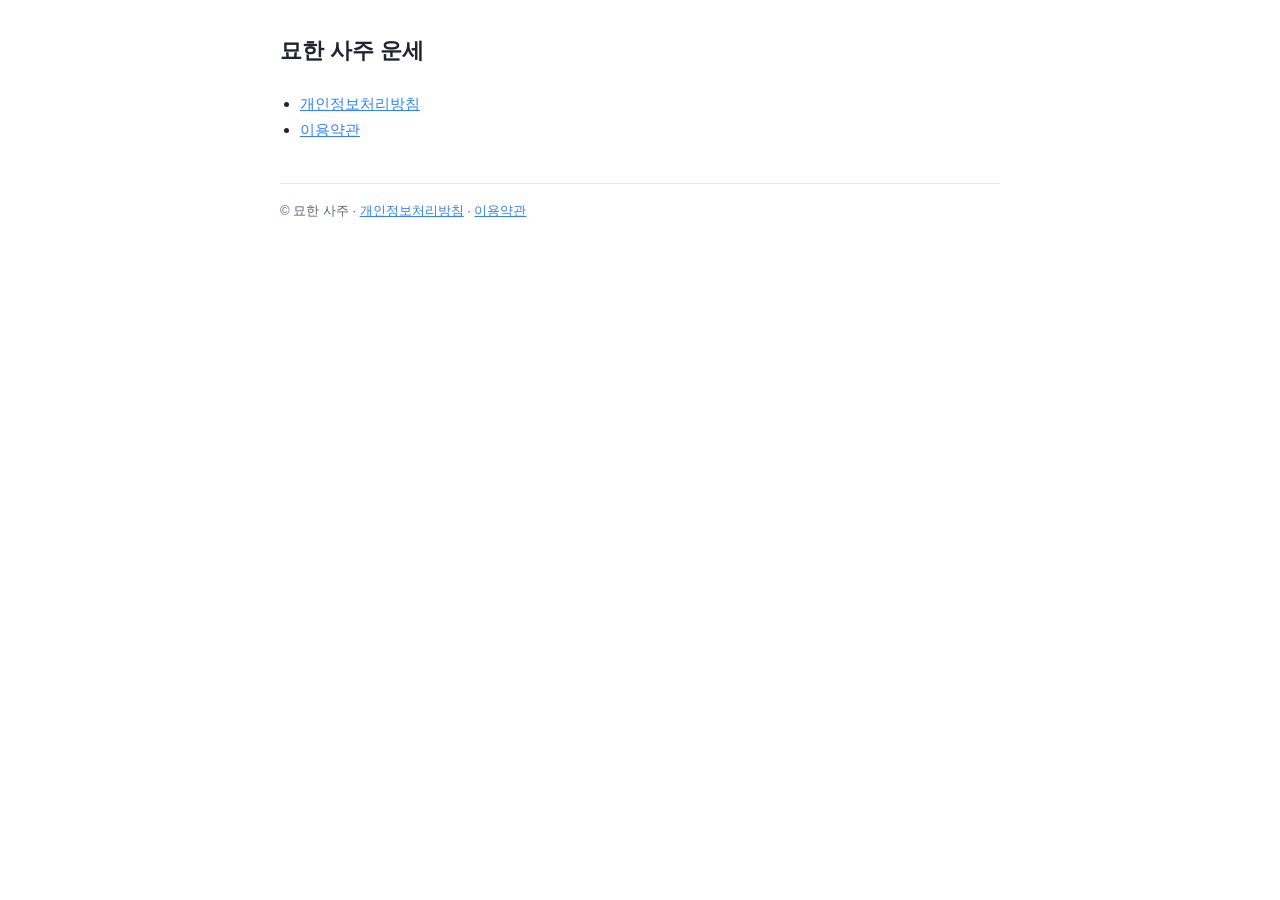
<file: index.html>
<!doctype html>
<html lang="ko">
<head>
<meta charset="utf-8">
<meta name="viewport" content="width=device-width, initial-scale=1">
<title>묘한 사주 안내 · 묘한 사주</title>
<style>
  :root { color-scheme: light; --fg:#1f2430; --muted:#5d6475; --line:#e6e8ee; --bg:#ffffff; --accent:#3182f6; }
  body { margin:0; background:var(--bg); color:var(--fg); font:15px/1.75 -apple-system,BlinkMacSystemFont,"Apple SD Gothic Neo","Noto Sans KR",sans-serif; }
  main { max-width:720px; margin:0 auto; padding:32px 16px 64px; }
  h1 { font-size:22px; margin:0 0 20px; }
  h2 { font-size:17px; margin:28px 0 8px; }
  h3 { font-size:15px; margin:20px 0 6px; }
  p, li { color:var(--fg); }
  ul, ol { padding-left:20px; }
  table { border-collapse:collapse; width:100%; font-size:14px; }
  th, td { border:1px solid var(--line); padding:6px 8px; text-align:left; vertical-align:top; }
  a { color:var(--accent); }
  footer { margin-top:40px; color:var(--muted); font-size:13px; border-top:1px solid var(--line); padding-top:16px; }
</style>
</head>
<body>
<main>
<h1>묘한 사주 운세</h1><ul><li><a href="./privacy.html">개인정보처리방침</a></li><li><a href="./terms.html">이용약관</a></li></ul>
<footer>© 묘한 사주 · <a href="./privacy.html">개인정보처리방침</a> · <a href="./terms.html">이용약관</a></footer>
</main>
</body>
</html>
</file>
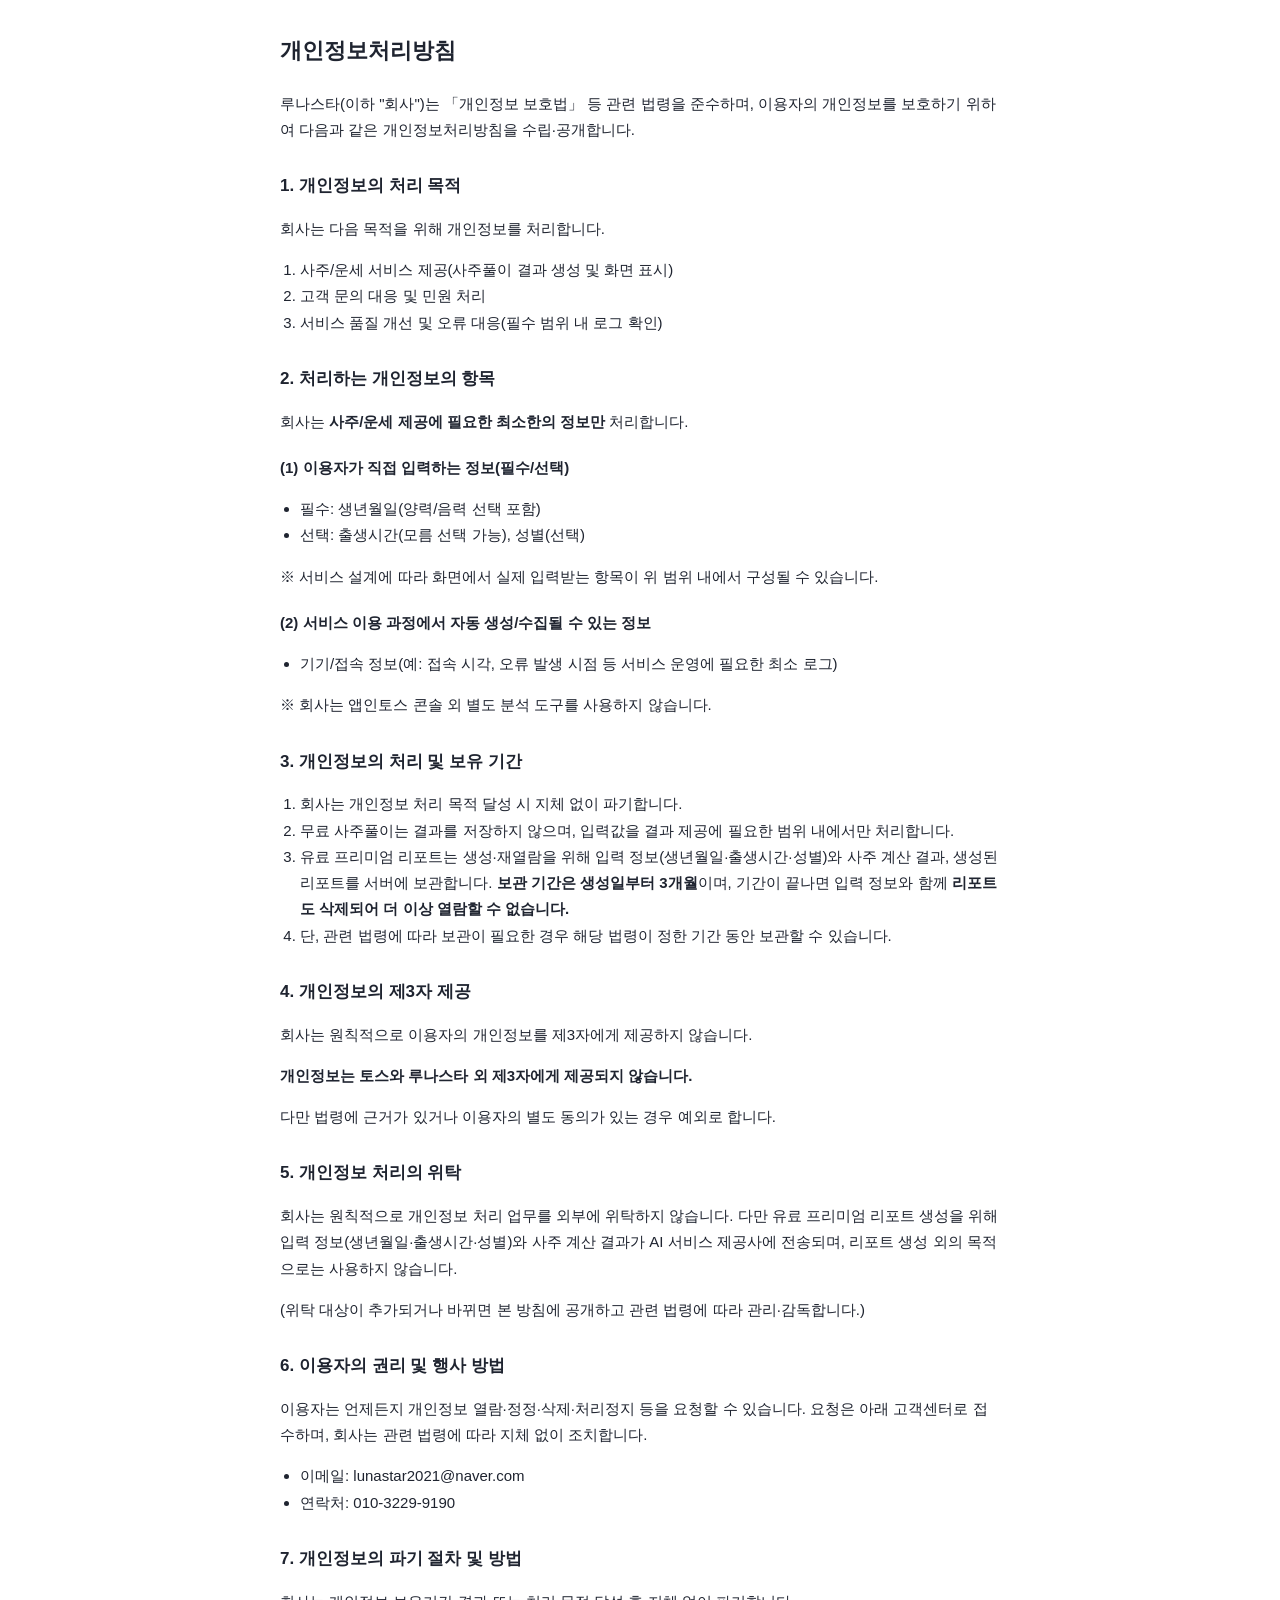
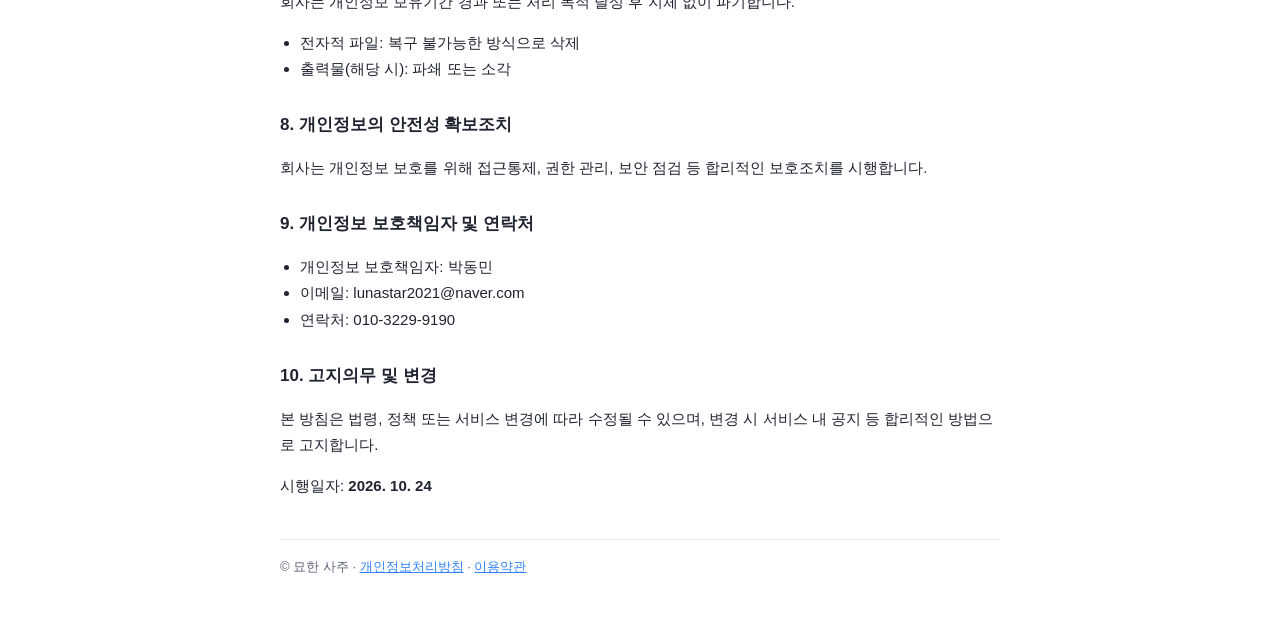
<file: privacy.html>
<!doctype html>
<html lang="ko">
<head>
<meta charset="utf-8">
<meta name="viewport" content="width=device-width, initial-scale=1">
<title>개인정보처리방침 · 묘한 사주</title>
<style>
  :root { color-scheme: light; --fg:#1f2430; --muted:#5d6475; --line:#e6e8ee; --bg:#ffffff; --accent:#3182f6; }
  body { margin:0; background:var(--bg); color:var(--fg); font:15px/1.75 -apple-system,BlinkMacSystemFont,"Apple SD Gothic Neo","Noto Sans KR",sans-serif; }
  main { max-width:720px; margin:0 auto; padding:32px 16px 64px; }
  h1 { font-size:22px; margin:0 0 20px; }
  h2 { font-size:17px; margin:28px 0 8px; }
  h3 { font-size:15px; margin:20px 0 6px; }
  p, li { color:var(--fg); }
  ul, ol { padding-left:20px; }
  table { border-collapse:collapse; width:100%; font-size:14px; }
  th, td { border:1px solid var(--line); padding:6px 8px; text-align:left; vertical-align:top; }
  a { color:var(--accent); }
  footer { margin-top:40px; color:var(--muted); font-size:13px; border-top:1px solid var(--line); padding-top:16px; }
</style>
</head>
<body>
<main>
<h1>개인정보처리방침</h1><p>루나스타(이하 "회사")는 「개인정보 보호법」 등 관련 법령을 준수하며, 이용자의 개인정보를 보호하기 위하여 다음과 같은 개인정보처리방침을 수립·공개합니다.</p><section><h2>1. 개인정보의 처리 목적</h2><p>회사는 다음 목적을 위해 개인정보를 처리합니다.</p><ol><li>사주/운세 서비스 제공(사주풀이 결과 생성 및 화면 표시)</li><li>고객 문의 대응 및 민원 처리</li><li>서비스 품질 개선 및 오류 대응(필수 범위 내 로그 확인)</li></ol></section>
<section><h2>2. 처리하는 개인정보의 항목</h2><p>회사는 <strong>사주/운세 제공에 필요한 최소한의 정보만</strong> 처리합니다.</p><h3>(1) 이용자가 직접 입력하는 정보(필수/선택)</h3><ul><li>필수: 생년월일(양력/음력 선택 포함)</li><li>선택: 출생시간(모름 선택 가능), 성별(선택)</li></ul><p>※ 서비스 설계에 따라 화면에서 실제 입력받는 항목이 위 범위 내에서 구성될 수 있습니다.</p><h3>(2) 서비스 이용 과정에서 자동 생성/수집될 수 있는 정보</h3><ul><li>기기/접속 정보(예: 접속 시각, 오류 발생 시점 등 서비스 운영에 필요한 최소 로그)</li></ul><p>※ 회사는 앱인토스 콘솔 외 별도 분석 도구를 사용하지 않습니다.</p></section>
<section><h2>3. 개인정보의 처리 및 보유 기간</h2><ol><li>회사는 개인정보 처리 목적 달성 시 지체 없이 파기합니다.</li><li>무료 사주풀이는 결과를 저장하지 않으며, 입력값을 결과 제공에 필요한 범위 내에서만 처리합니다.</li><li>유료 프리미엄 리포트는 생성·재열람을 위해 입력 정보(생년월일·출생시간·성별)와 사주 계산 결과, 생성된 리포트를 서버에 보관합니다. <strong>보관 기간은 생성일부터 3개월</strong>이며, 기간이 끝나면 입력 정보와 함께 <strong>리포트도 삭제되어 더 이상 열람할 수 없습니다.</strong></li><li>단, 관련 법령에 따라 보관이 필요한 경우 해당 법령이 정한 기간 동안 보관할 수 있습니다.</li></ol></section>
<section><h2>4. 개인정보의 제3자 제공</h2><p>회사는 원칙적으로 이용자의 개인정보를 제3자에게 제공하지 않습니다.</p><p><strong>개인정보는 토스와 루나스타 외 제3자에게 제공되지 않습니다.</strong></p><p>다만 법령에 근거가 있거나 이용자의 별도 동의가 있는 경우 예외로 합니다.</p></section>
<section><h2>5. 개인정보 처리의 위탁</h2><p>회사는 원칙적으로 개인정보 처리 업무를 외부에 위탁하지 않습니다. 다만 유료 프리미엄 리포트 생성을 위해 입력 정보(생년월일·출생시간·성별)와 사주 계산 결과가 AI 서비스 제공사에 전송되며, 리포트 생성 외의 목적으로는 사용하지 않습니다.</p><p>(위탁 대상이 추가되거나 바뀌면 본 방침에 공개하고 관련 법령에 따라 관리·감독합니다.)</p></section>
<section><h2>6. 이용자의 권리 및 행사 방법</h2><p>이용자는 언제든지 개인정보 열람·정정·삭제·처리정지 등을 요청할 수 있습니다. 요청은 아래 고객센터로 접수하며, 회사는 관련 법령에 따라 지체 없이 조치합니다.</p><ul><li>이메일: lunastar2021@naver.com</li><li>연락처: 010-3229-9190</li></ul></section>
<section><h2>7. 개인정보의 파기 절차 및 방법</h2><p>회사는 개인정보 보유기간 경과 또는 처리 목적 달성 후 지체 없이 파기합니다.</p><ul><li>전자적 파일: 복구 불가능한 방식으로 삭제</li><li>출력물(해당 시): 파쇄 또는 소각</li></ul></section>
<section><h2>8. 개인정보의 안전성 확보조치</h2><p>회사는 개인정보 보호를 위해 접근통제, 권한 관리, 보안 점검 등 합리적인 보호조치를 시행합니다.</p></section>
<section><h2>9. 개인정보 보호책임자 및 연락처</h2><ul><li>개인정보 보호책임자: 박동민</li><li>이메일: lunastar2021@naver.com</li><li>연락처: 010-3229-9190</li></ul></section>
<section><h2>10. 고지의무 및 변경</h2><p>본 방침은 법령, 정책 또는 서비스 변경에 따라 수정될 수 있으며, 변경 시 서비스 내 공지 등 합리적인 방법으로 고지합니다.</p><p>시행일자: <strong>2026. 10. 24</strong></p></section>
<footer>© 묘한 사주 · <a href="./privacy.html">개인정보처리방침</a> · <a href="./terms.html">이용약관</a></footer>
</main>
</body>
</html>
</file>
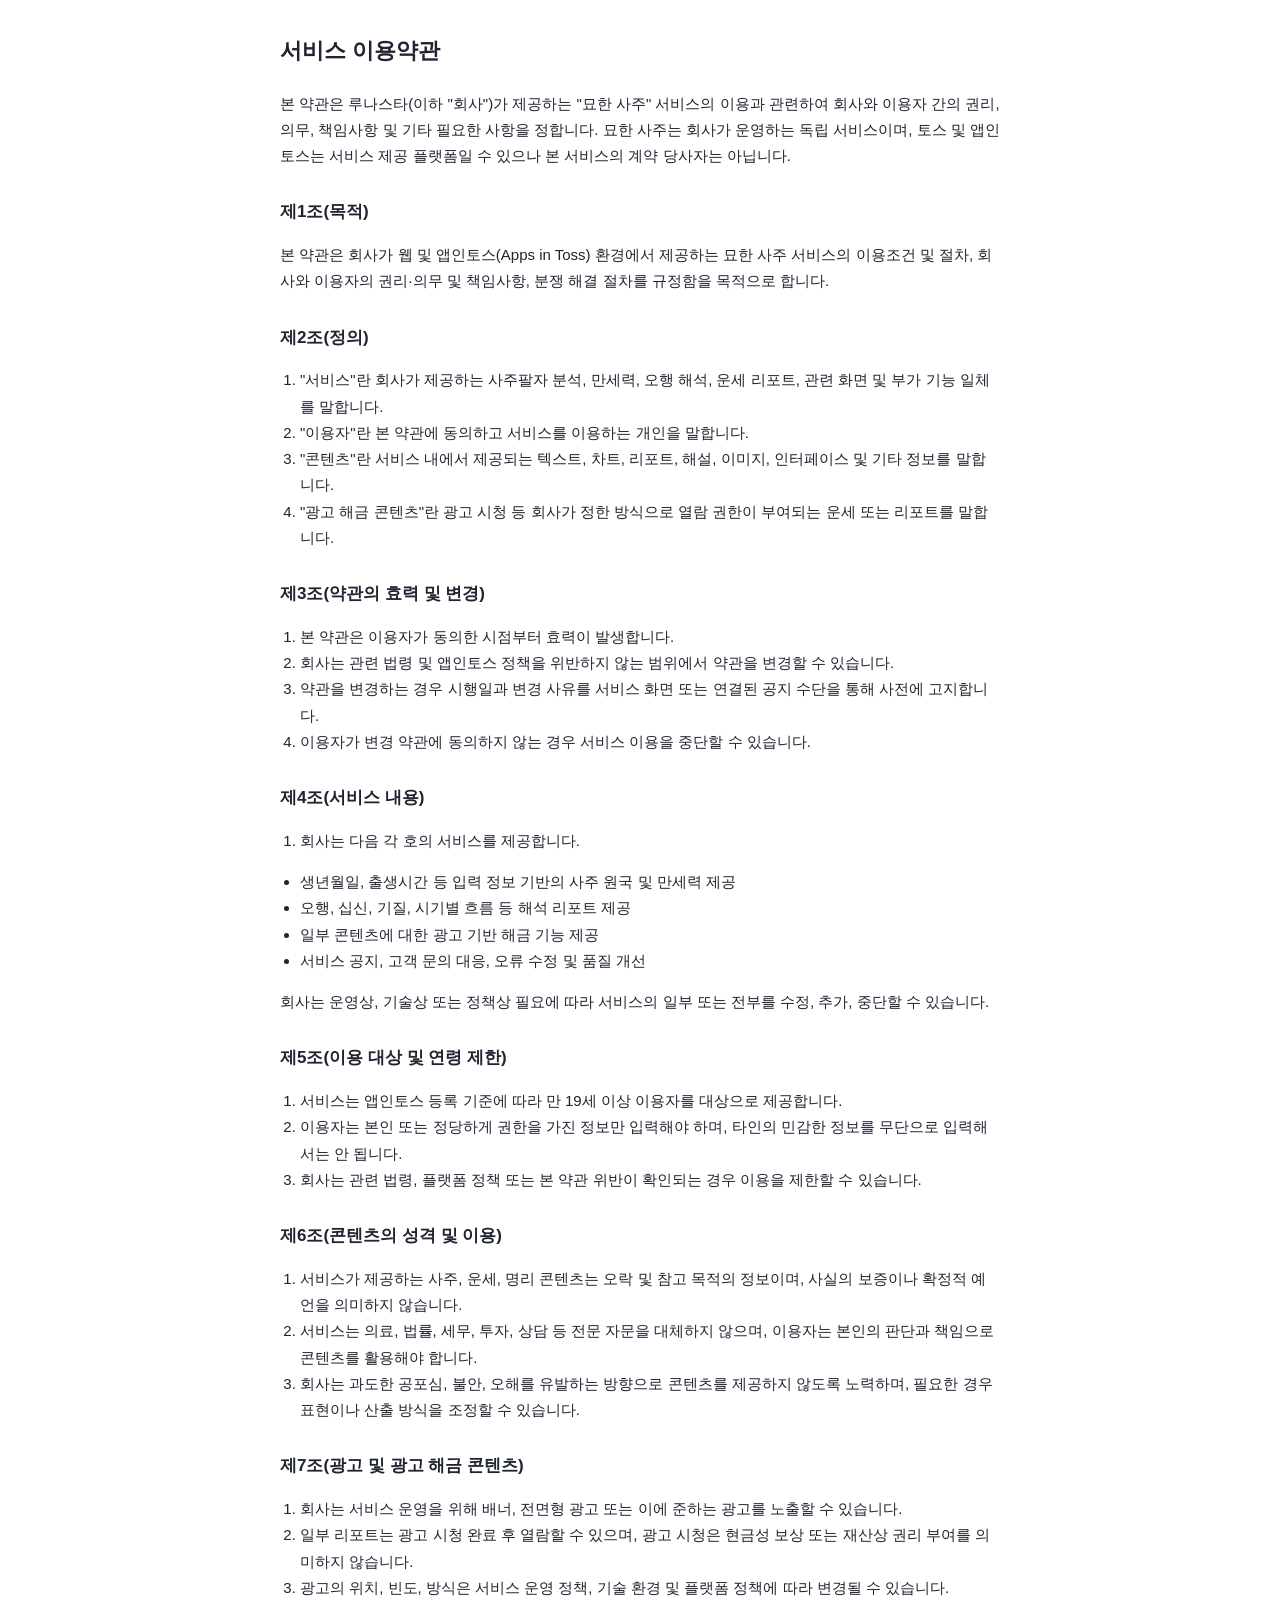
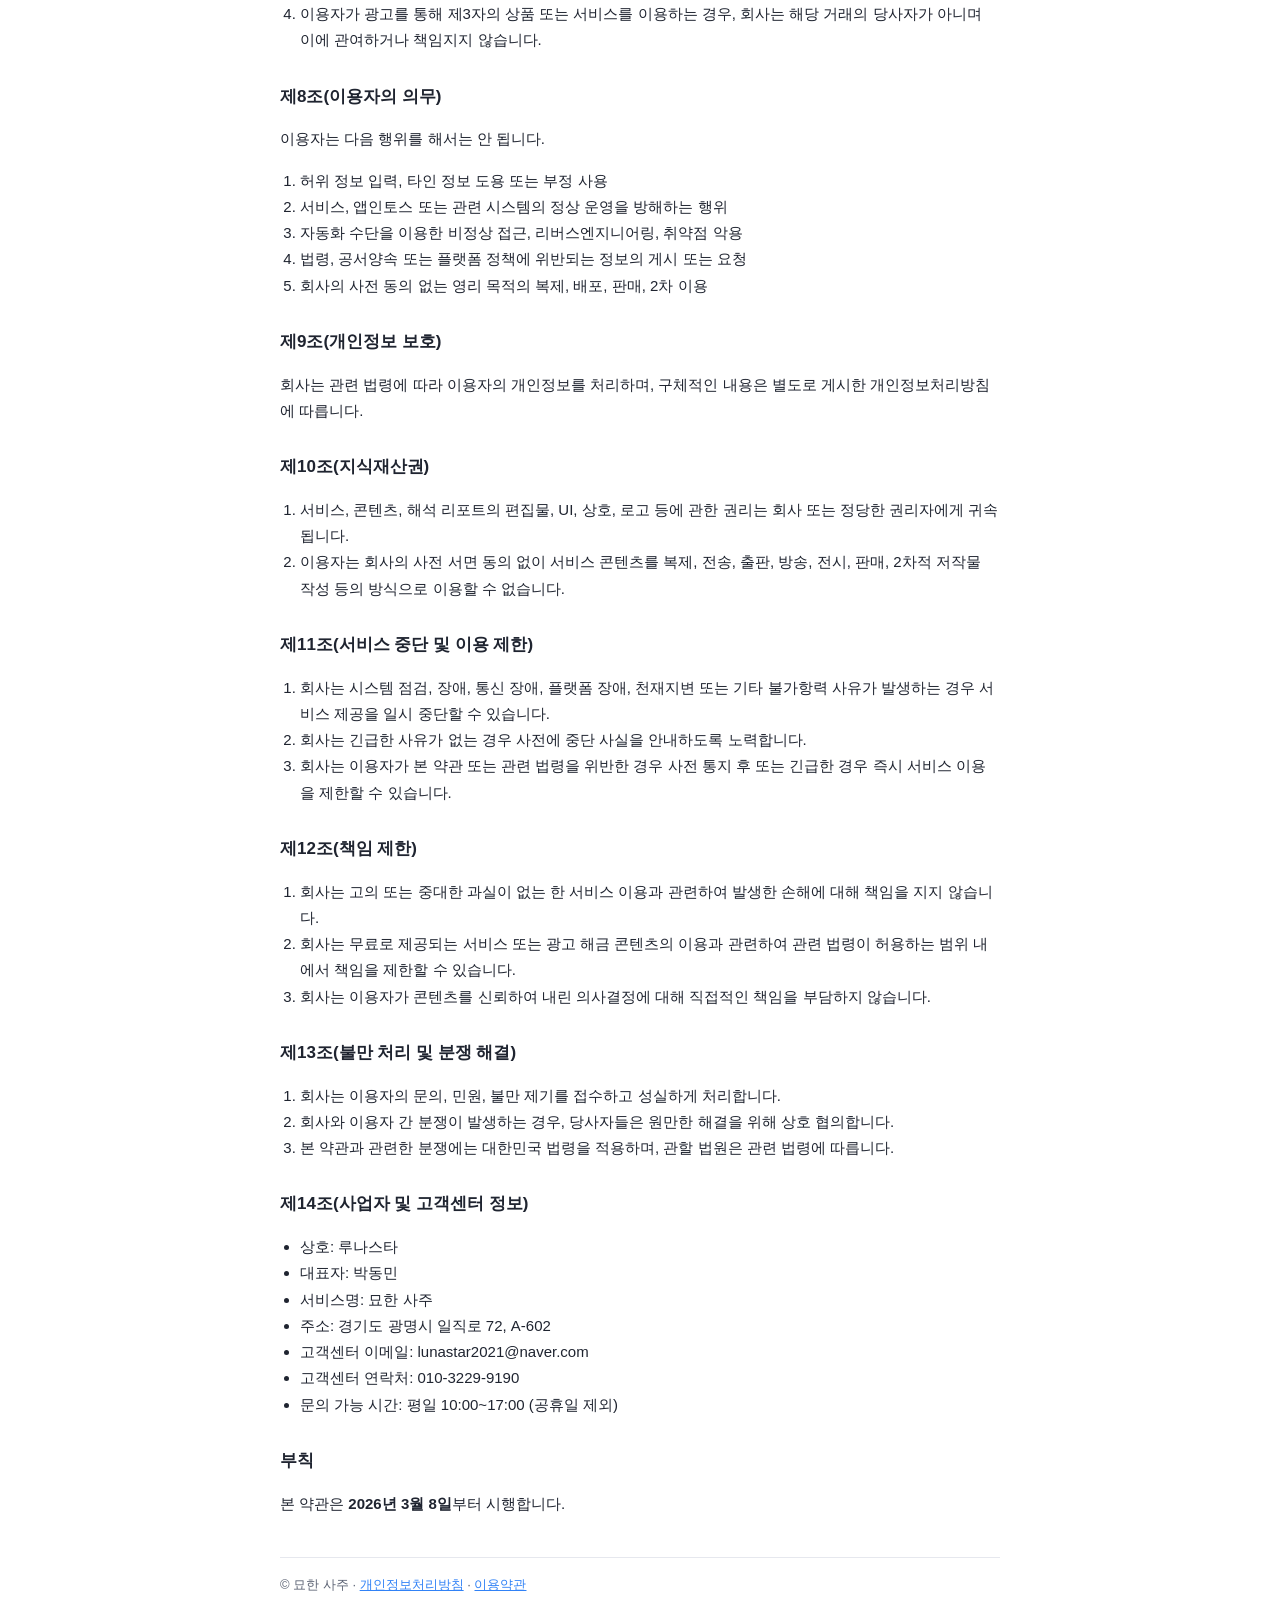
<file: terms.html>
<!doctype html>
<html lang="ko">
<head>
<meta charset="utf-8">
<meta name="viewport" content="width=device-width, initial-scale=1">
<title>이용약관 · 묘한 사주</title>
<style>
  :root { color-scheme: light; --fg:#1f2430; --muted:#5d6475; --line:#e6e8ee; --bg:#ffffff; --accent:#3182f6; }
  body { margin:0; background:var(--bg); color:var(--fg); font:15px/1.75 -apple-system,BlinkMacSystemFont,"Apple SD Gothic Neo","Noto Sans KR",sans-serif; }
  main { max-width:720px; margin:0 auto; padding:32px 16px 64px; }
  h1 { font-size:22px; margin:0 0 20px; }
  h2 { font-size:17px; margin:28px 0 8px; }
  h3 { font-size:15px; margin:20px 0 6px; }
  p, li { color:var(--fg); }
  ul, ol { padding-left:20px; }
  table { border-collapse:collapse; width:100%; font-size:14px; }
  th, td { border:1px solid var(--line); padding:6px 8px; text-align:left; vertical-align:top; }
  a { color:var(--accent); }
  footer { margin-top:40px; color:var(--muted); font-size:13px; border-top:1px solid var(--line); padding-top:16px; }
</style>
</head>
<body>
<main>
<h1>서비스 이용약관</h1><p>본 약관은 루나스타(이하 "회사")가 제공하는 "묘한 사주" 서비스의 이용과 관련하여 회사와 이용자 간의 권리, 의무, 책임사항 및 기타 필요한 사항을 정합니다. 묘한 사주는 회사가 운영하는 독립 서비스이며, 토스 및 앱인토스는 서비스 제공 플랫폼일 수 있으나 본 서비스의 계약 당사자는 아닙니다.</p><section><h2>제1조(목적)</h2><p>본 약관은 회사가 웹 및 앱인토스(Apps in Toss) 환경에서 제공하는 묘한 사주 서비스의 이용조건 및 절차, 회사와 이용자의 권리·의무 및 책임사항, 분쟁 해결 절차를 규정함을 목적으로 합니다.</p></section>
<section><h2>제2조(정의)</h2><ol><li>"서비스"란 회사가 제공하는 사주팔자 분석, 만세력, 오행 해석, 운세 리포트, 관련 화면 및 부가 기능 일체를 말합니다.</li><li>"이용자"란 본 약관에 동의하고 서비스를 이용하는 개인을 말합니다.</li><li>"콘텐츠"란 서비스 내에서 제공되는 텍스트, 차트, 리포트, 해설, 이미지, 인터페이스 및 기타 정보를 말합니다.</li><li>"광고 해금 콘텐츠"란 광고 시청 등 회사가 정한 방식으로 열람 권한이 부여되는 운세 또는 리포트를 말합니다.</li></ol></section>
<section><h2>제3조(약관의 효력 및 변경)</h2><ol><li>본 약관은 이용자가 동의한 시점부터 효력이 발생합니다.</li><li>회사는 관련 법령 및 앱인토스 정책을 위반하지 않는 범위에서 약관을 변경할 수 있습니다.</li><li>약관을 변경하는 경우 시행일과 변경 사유를 서비스 화면 또는 연결된 공지 수단을 통해 사전에 고지합니다.</li><li>이용자가 변경 약관에 동의하지 않는 경우 서비스 이용을 중단할 수 있습니다.</li></ol></section>
<section><h2>제4조(서비스 내용)</h2><ol><li>회사는 다음 각 호의 서비스를 제공합니다.</li></ol><ul><li>생년월일, 출생시간 등 입력 정보 기반의 사주 원국 및 만세력 제공</li><li>오행, 십신, 기질, 시기별 흐름 등 해석 리포트 제공</li><li>일부 콘텐츠에 대한 광고 기반 해금 기능 제공</li><li>서비스 공지, 고객 문의 대응, 오류 수정 및 품질 개선</li></ul><p>회사는 운영상, 기술상 또는 정책상 필요에 따라 서비스의 일부 또는 전부를 수정, 추가, 중단할 수 있습니다.</p></section>
<section><h2>제5조(이용 대상 및 연령 제한)</h2><ol><li>서비스는 앱인토스 등록 기준에 따라 만 19세 이상 이용자를 대상으로 제공합니다.</li><li>이용자는 본인 또는 정당하게 권한을 가진 정보만 입력해야 하며, 타인의 민감한 정보를 무단으로 입력해서는 안 됩니다.</li><li>회사는 관련 법령, 플랫폼 정책 또는 본 약관 위반이 확인되는 경우 이용을 제한할 수 있습니다.</li></ol></section>
<section><h2>제6조(콘텐츠의 성격 및 이용)</h2><ol><li>서비스가 제공하는 사주, 운세, 명리 콘텐츠는 오락 및 참고 목적의 정보이며, 사실의 보증이나 확정적 예언을 의미하지 않습니다.</li><li>서비스는 의료, 법률, 세무, 투자, 상담 등 전문 자문을 대체하지 않으며, 이용자는 본인의 판단과 책임으로 콘텐츠를 활용해야 합니다.</li><li>회사는 과도한 공포심, 불안, 오해를 유발하는 방향으로 콘텐츠를 제공하지 않도록 노력하며, 필요한 경우 표현이나 산출 방식을 조정할 수 있습니다.</li></ol></section>
<section><h2>제7조(광고 및 광고 해금 콘텐츠)</h2><ol><li>회사는 서비스 운영을 위해 배너, 전면형 광고 또는 이에 준하는 광고를 노출할 수 있습니다.</li><li>일부 리포트는 광고 시청 완료 후 열람할 수 있으며, 광고 시청은 현금성 보상 또는 재산상 권리 부여를 의미하지 않습니다.</li><li>광고의 위치, 빈도, 방식은 서비스 운영 정책, 기술 환경 및 플랫폼 정책에 따라 변경될 수 있습니다.</li><li>이용자가 광고를 통해 제3자의 상품 또는 서비스를 이용하는 경우, 회사는 해당 거래의 당사자가 아니며 이에 관여하거나 책임지지 않습니다.</li></ol></section>
<section><h2>제8조(이용자의 의무)</h2><p>이용자는 다음 행위를 해서는 안 됩니다.</p><ol><li>허위 정보 입력, 타인 정보 도용 또는 부정 사용</li><li>서비스, 앱인토스 또는 관련 시스템의 정상 운영을 방해하는 행위</li><li>자동화 수단을 이용한 비정상 접근, 리버스엔지니어링, 취약점 악용</li><li>법령, 공서양속 또는 플랫폼 정책에 위반되는 정보의 게시 또는 요청</li><li>회사의 사전 동의 없는 영리 목적의 복제, 배포, 판매, 2차 이용</li></ol></section>
<section><h2>제9조(개인정보 보호)</h2><p>회사는 관련 법령에 따라 이용자의 개인정보를 처리하며, 구체적인 내용은 별도로 게시한 개인정보처리방침에 따릅니다.</p></section>
<section><h2>제10조(지식재산권)</h2><ol><li>서비스, 콘텐츠, 해석 리포트의 편집물, UI, 상호, 로고 등에 관한 권리는 회사 또는 정당한 권리자에게 귀속됩니다.</li><li>이용자는 회사의 사전 서면 동의 없이 서비스 콘텐츠를 복제, 전송, 출판, 방송, 전시, 판매, 2차적 저작물 작성 등의 방식으로 이용할 수 없습니다.</li></ol></section>
<section><h2>제11조(서비스 중단 및 이용 제한)</h2><ol><li>회사는 시스템 점검, 장애, 통신 장애, 플랫폼 장애, 천재지변 또는 기타 불가항력 사유가 발생하는 경우 서비스 제공을 일시 중단할 수 있습니다.</li><li>회사는 긴급한 사유가 없는 경우 사전에 중단 사실을 안내하도록 노력합니다.</li><li>회사는 이용자가 본 약관 또는 관련 법령을 위반한 경우 사전 통지 후 또는 긴급한 경우 즉시 서비스 이용을 제한할 수 있습니다.</li></ol></section>
<section><h2>제12조(책임 제한)</h2><ol><li>회사는 고의 또는 중대한 과실이 없는 한 서비스 이용과 관련하여 발생한 손해에 대해 책임을 지지 않습니다.</li><li>회사는 무료로 제공되는 서비스 또는 광고 해금 콘텐츠의 이용과 관련하여 관련 법령이 허용하는 범위 내에서 책임을 제한할 수 있습니다.</li><li>회사는 이용자가 콘텐츠를 신뢰하여 내린 의사결정에 대해 직접적인 책임을 부담하지 않습니다.</li></ol></section>
<section><h2>제13조(불만 처리 및 분쟁 해결)</h2><ol><li>회사는 이용자의 문의, 민원, 불만 제기를 접수하고 성실하게 처리합니다.</li><li>회사와 이용자 간 분쟁이 발생하는 경우, 당사자들은 원만한 해결을 위해 상호 협의합니다.</li><li>본 약관과 관련한 분쟁에는 대한민국 법령을 적용하며, 관할 법원은 관련 법령에 따릅니다.</li></ol></section>
<section><h2>제14조(사업자 및 고객센터 정보)</h2><ul><li>상호: 루나스타</li><li>대표자: 박동민</li><li>서비스명: 묘한 사주</li><li>주소: 경기도 광명시 일직로 72, A-602</li><li>고객센터 이메일: lunastar2021@naver.com</li><li>고객센터 연락처: 010-3229-9190</li><li>문의 가능 시간: 평일 10:00~17:00 (공휴일 제외)</li></ul></section>
<section><h2>부칙</h2><p>본 약관은 <strong>2026년 3월 8일</strong>부터 시행합니다.</p></section>
<footer>© 묘한 사주 · <a href="./privacy.html">개인정보처리방침</a> · <a href="./terms.html">이용약관</a></footer>
</main>
</body>
</html>
</file>
